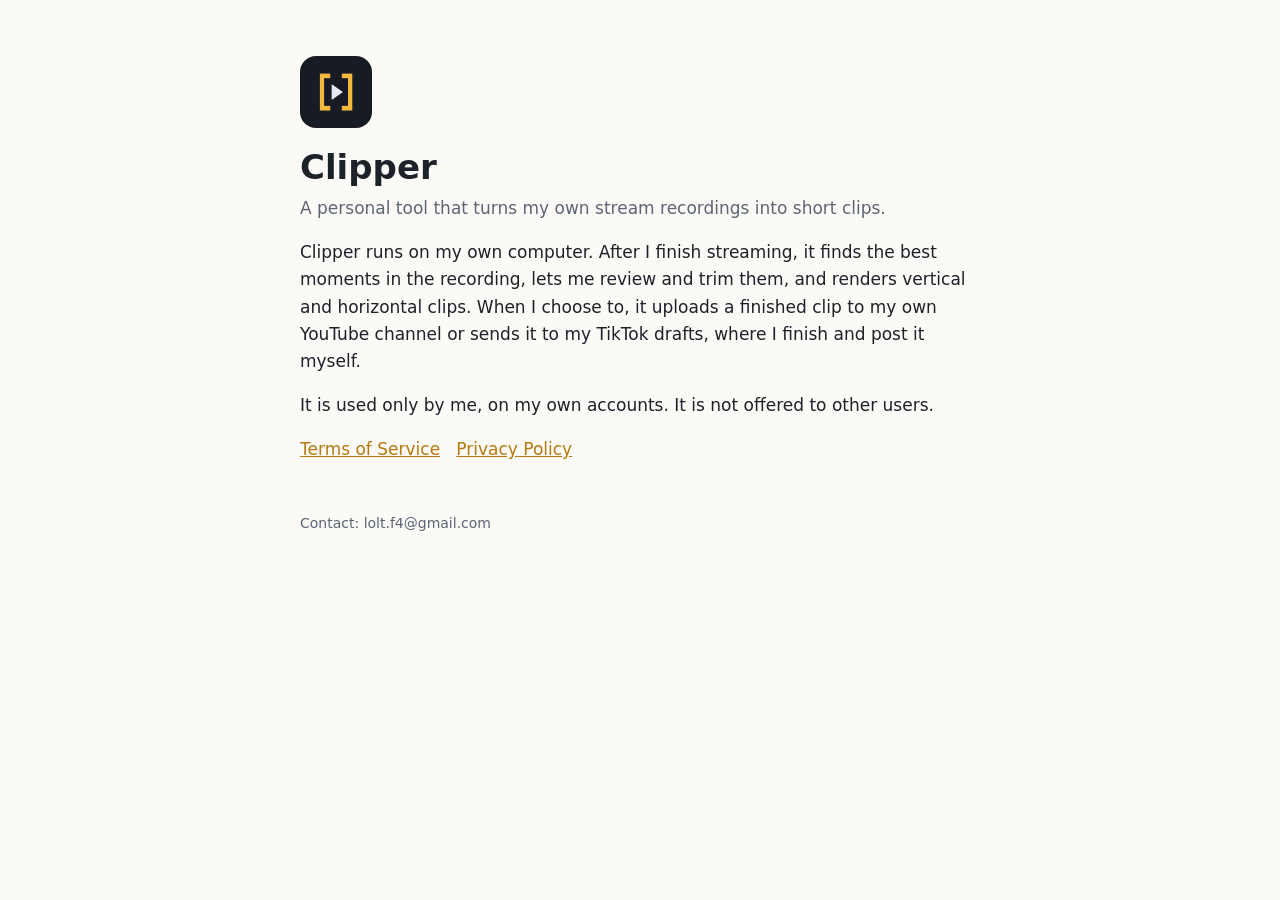
<file: index.html>
<!doctype html>
<html lang="en"><head><meta charset="utf-8"><meta name="viewport" content="width=device-width, initial-scale=1">
<title>Clipper</title><link rel="stylesheet" href="style.css"></head>
<body><main>
<img class="icon" src="icon.png" alt="">
<h1>Clipper</h1>
<p class="sub">A personal tool that turns my own stream recordings into short clips.</p>
<p>Clipper runs on my own computer. After I finish streaming, it finds the best moments in the recording, lets me review and trim them, and renders vertical and horizontal clips. When I choose to, it uploads a finished clip to my own YouTube channel or sends it to my TikTok drafts, where I finish and post it myself.</p>
<p>It is used only by me, on my own accounts. It is not offered to other users.</p>
<p><a href="terms.html">Terms of Service</a> &nbsp; <a href="privacy.html">Privacy Policy</a></p>
<footer>Contact: lolt.f4@gmail.com</footer>
</main></body></html>
</file>
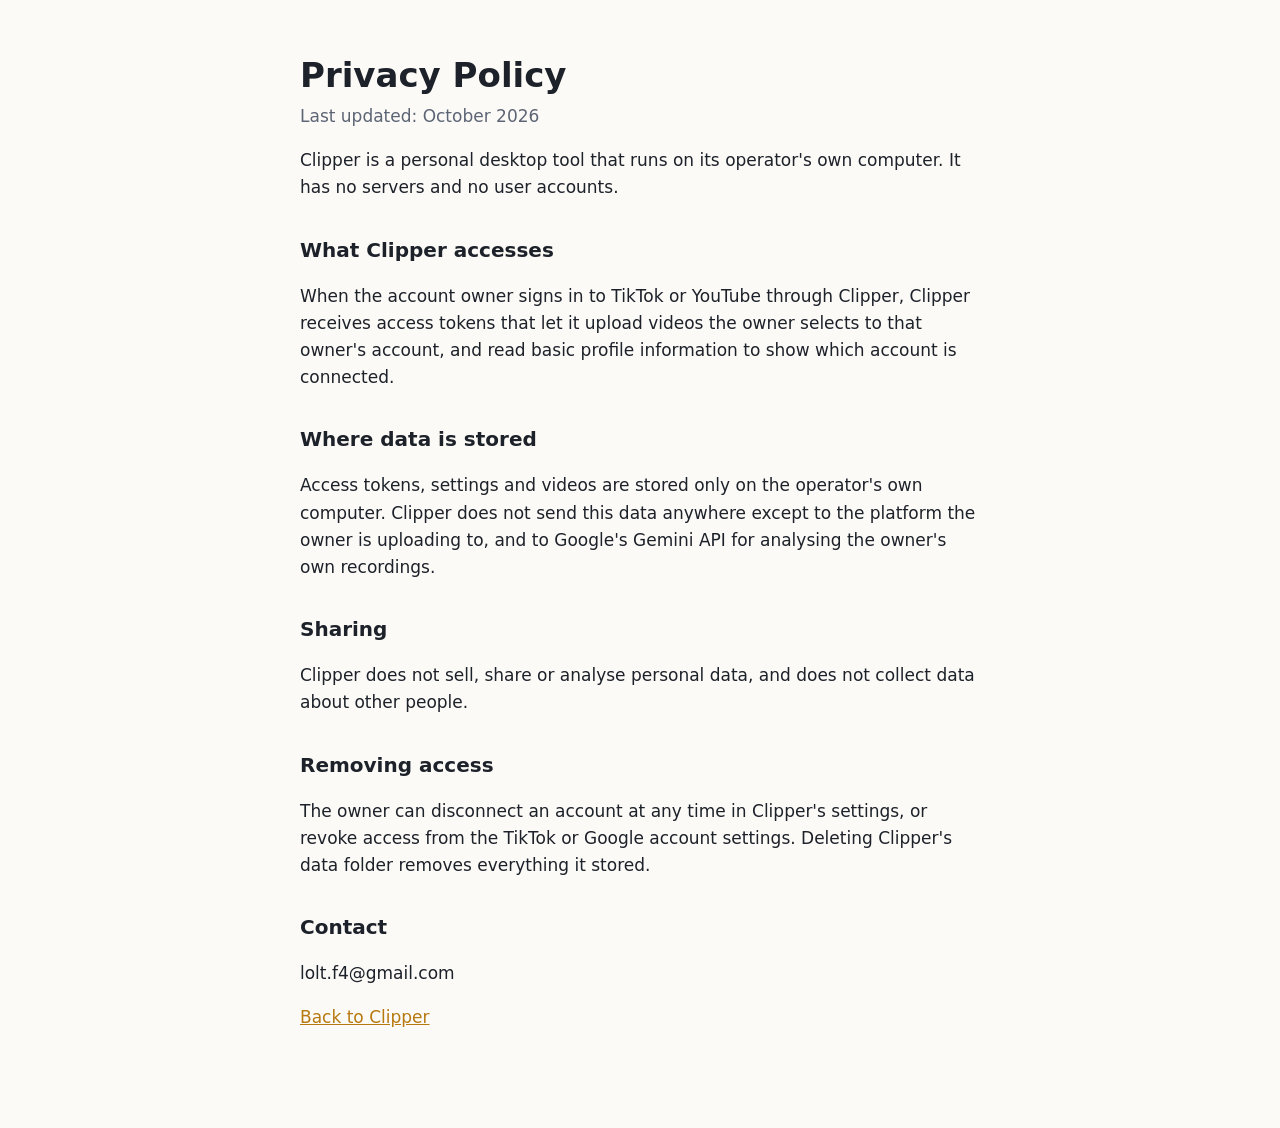
<file: privacy.html>
<!doctype html>
<html lang="en"><head><meta charset="utf-8"><meta name="viewport" content="width=device-width, initial-scale=1">
<title>Clipper Privacy Policy</title><link rel="stylesheet" href="style.css"></head>
<body><main>
<h1>Privacy Policy</h1>
<p class="sub">Last updated: October 2026</p>
<p>Clipper is a personal desktop tool that runs on its operator's own computer. It has no servers and no user accounts.</p>
<h2>What Clipper accesses</h2>
<p>When the account owner signs in to TikTok or YouTube through Clipper, Clipper receives access tokens that let it upload videos the owner selects to that owner's account, and read basic profile information to show which account is connected.</p>
<h2>Where data is stored</h2>
<p>Access tokens, settings and videos are stored only on the operator's own computer. Clipper does not send this data anywhere except to the platform the owner is uploading to, and to Google's Gemini API for analysing the owner's own recordings.</p>
<h2>Sharing</h2>
<p>Clipper does not sell, share or analyse personal data, and does not collect data about other people.</p>
<h2>Removing access</h2>
<p>The owner can disconnect an account at any time in Clipper's settings, or revoke access from the TikTok or Google account settings. Deleting Clipper's data folder removes everything it stored.</p>
<h2>Contact</h2>
<p>lolt.f4@gmail.com</p>
<p><a href="index.html">Back to Clipper</a></p>
</main></body></html>
</file>
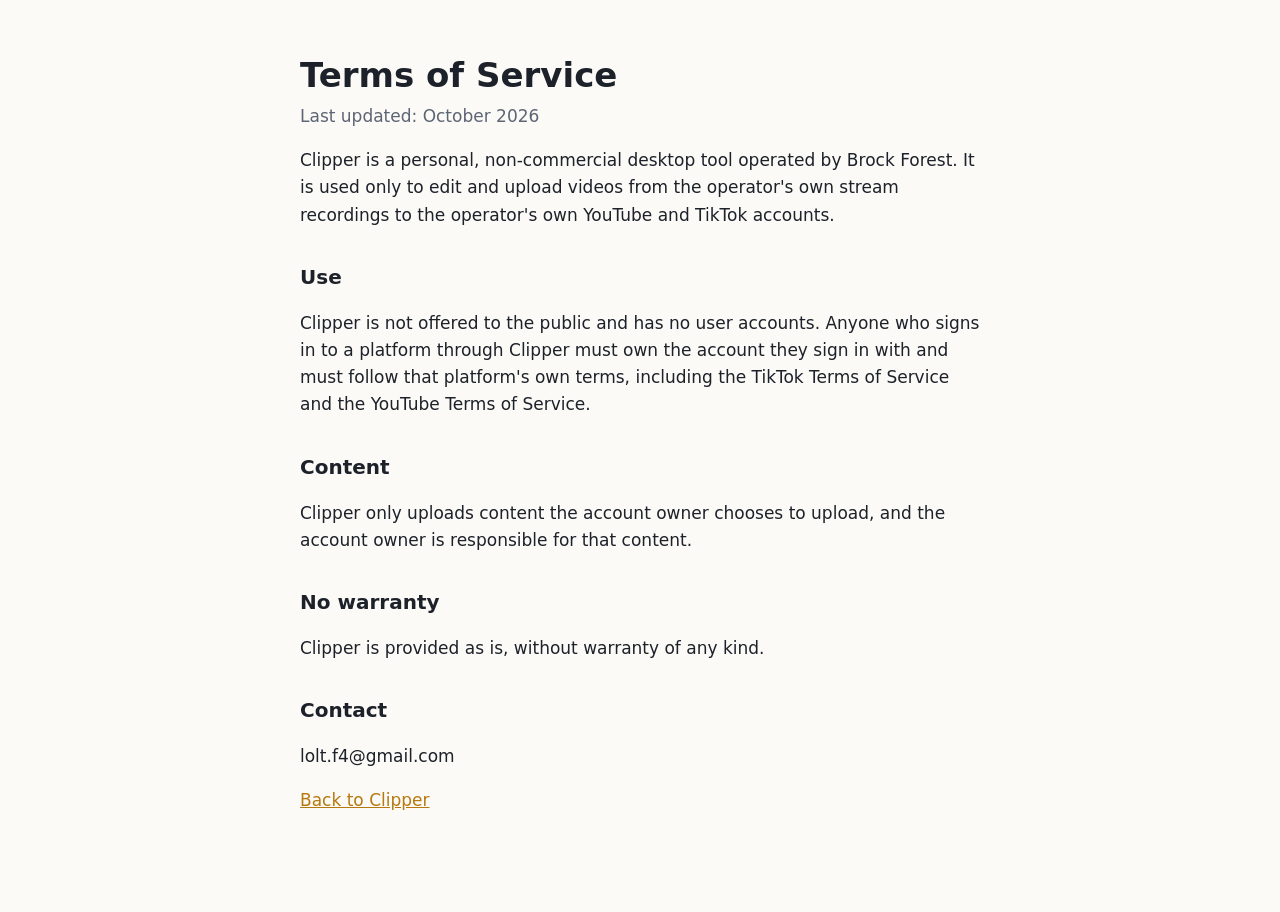
<file: terms.html>
<!doctype html>
<html lang="en"><head><meta charset="utf-8"><meta name="viewport" content="width=device-width, initial-scale=1">
<title>Clipper Terms of Service</title><link rel="stylesheet" href="style.css"></head>
<body><main>
<h1>Terms of Service</h1>
<p class="sub">Last updated: October 2026</p>
<p>Clipper is a personal, non-commercial desktop tool operated by Brock Forest. It is used only to edit and upload videos from the operator's own stream recordings to the operator's own YouTube and TikTok accounts.</p>
<h2>Use</h2>
<p>Clipper is not offered to the public and has no user accounts. Anyone who signs in to a platform through Clipper must own the account they sign in with and must follow that platform's own terms, including the TikTok Terms of Service and the YouTube Terms of Service.</p>
<h2>Content</h2>
<p>Clipper only uploads content the account owner chooses to upload, and the account owner is responsible for that content.</p>
<h2>No warranty</h2>
<p>Clipper is provided as is, without warranty of any kind.</p>
<h2>Contact</h2>
<p>lolt.f4@gmail.com</p>
<p><a href="index.html">Back to Clipper</a></p>
</main></body></html>
</file>
<file: style.css>
:root { color-scheme: light dark; --bg:#fbfaf7; --text:#1d2129; --muted:#5d6575; --accent:#b7790f; }
@media (prefers-color-scheme: dark) { :root { --bg:#171b24; --text:#e5e8ef; --muted:#8d96a9; --accent:#f5b83d; } }
body { margin:0; background:var(--bg); color:var(--text); font:17px/1.6 "Segoe UI", system-ui, sans-serif; }
main { max-width:680px; margin:0 auto; padding:56px 24px 80px; }
h1 { font-size:34px; line-height:1.15; margin:0 0 8px; }
h2 { font-size:20px; margin:32px 0 6px; }
p, li { color:var(--text); }
.sub { color:var(--muted); margin-top:0; }
a { color:var(--accent); }
img.icon { width:72px; height:72px; border-radius:16px; display:block; margin-bottom:20px; }
footer { margin-top:48px; font-size:14px; color:var(--muted); }
</file>
